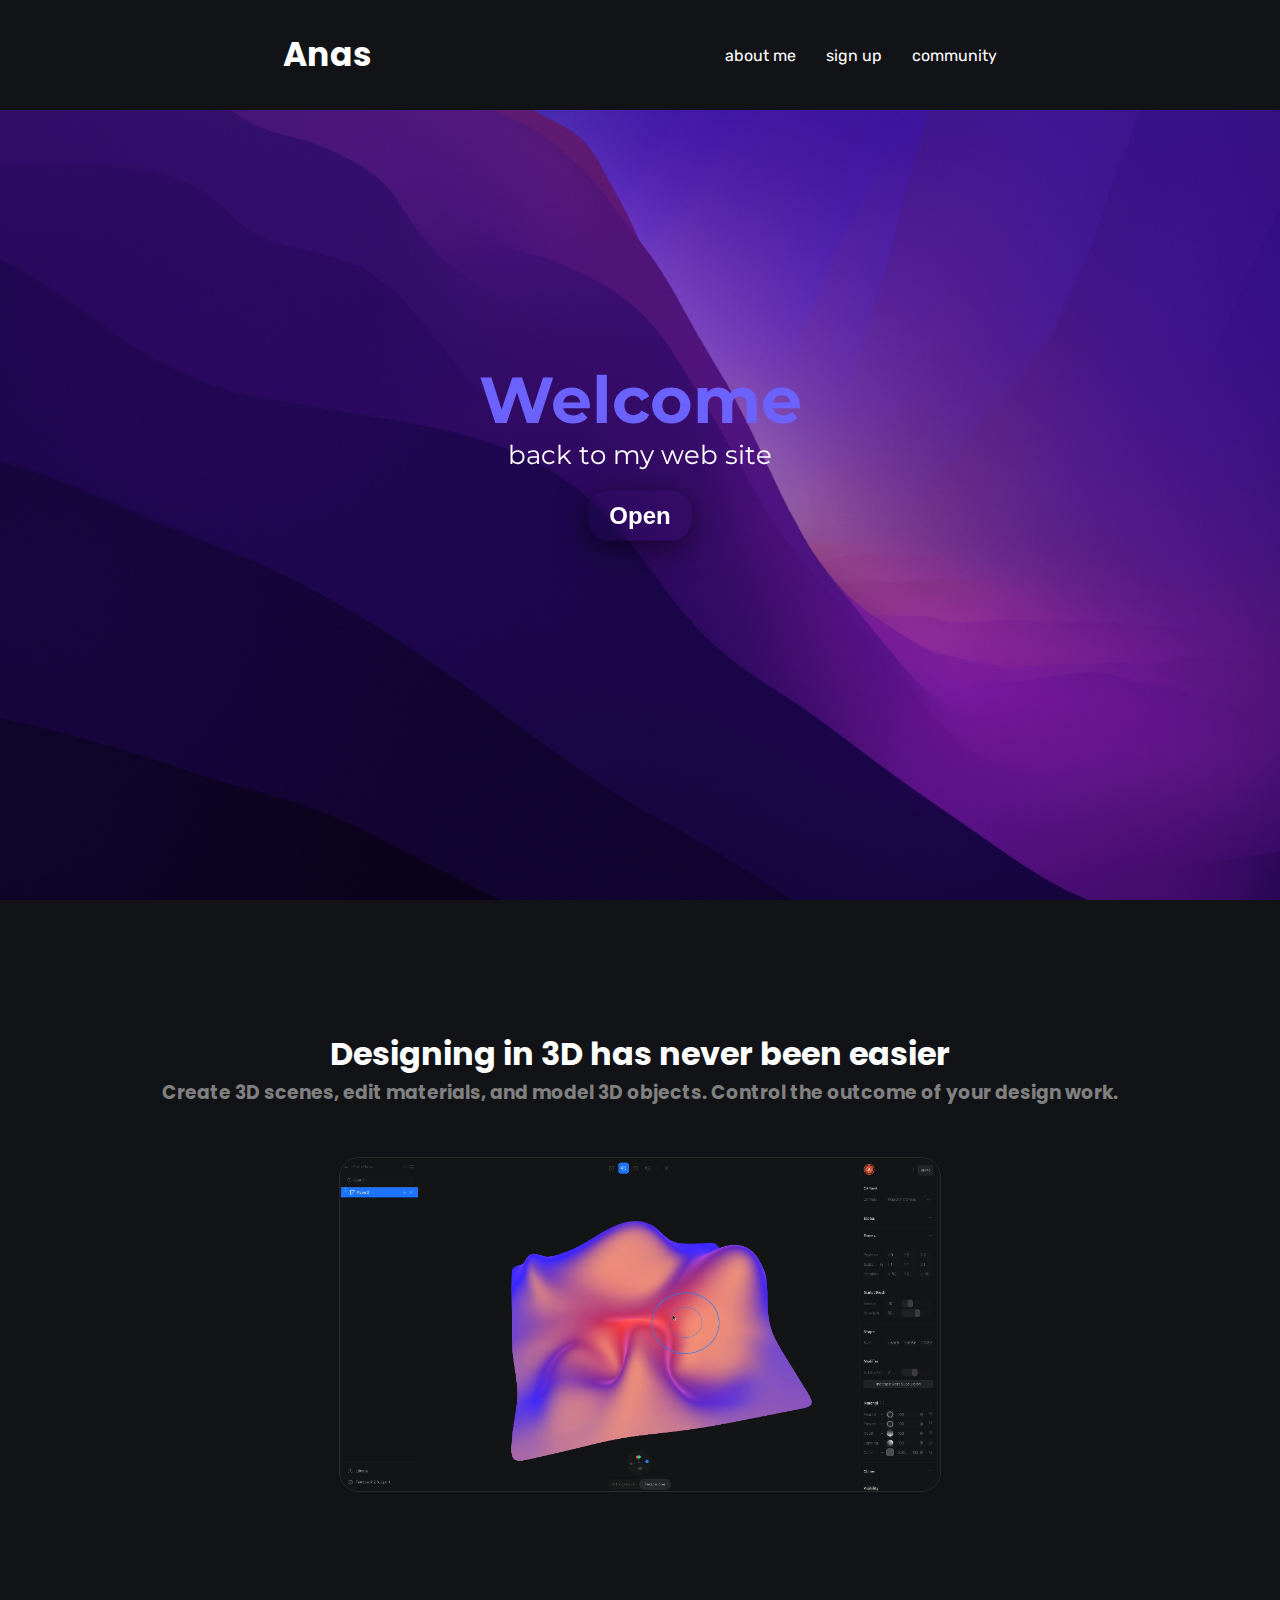
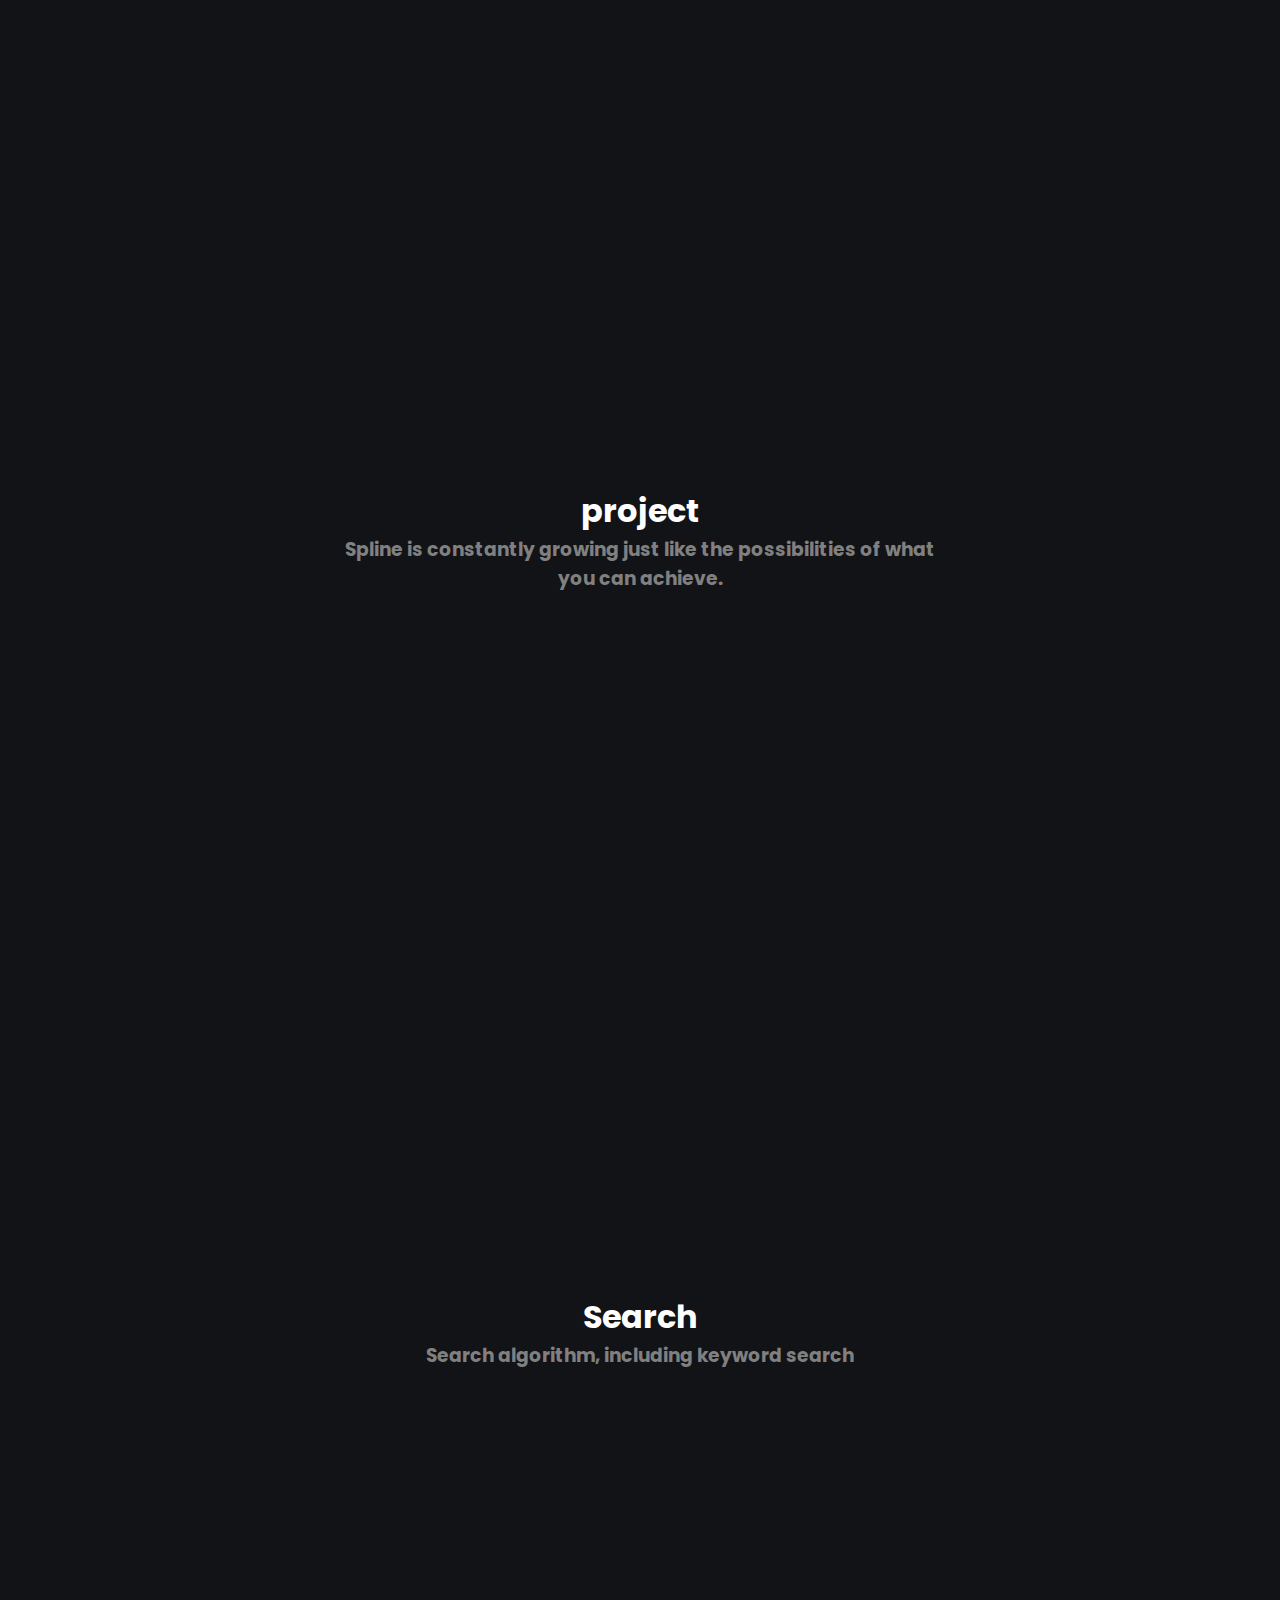
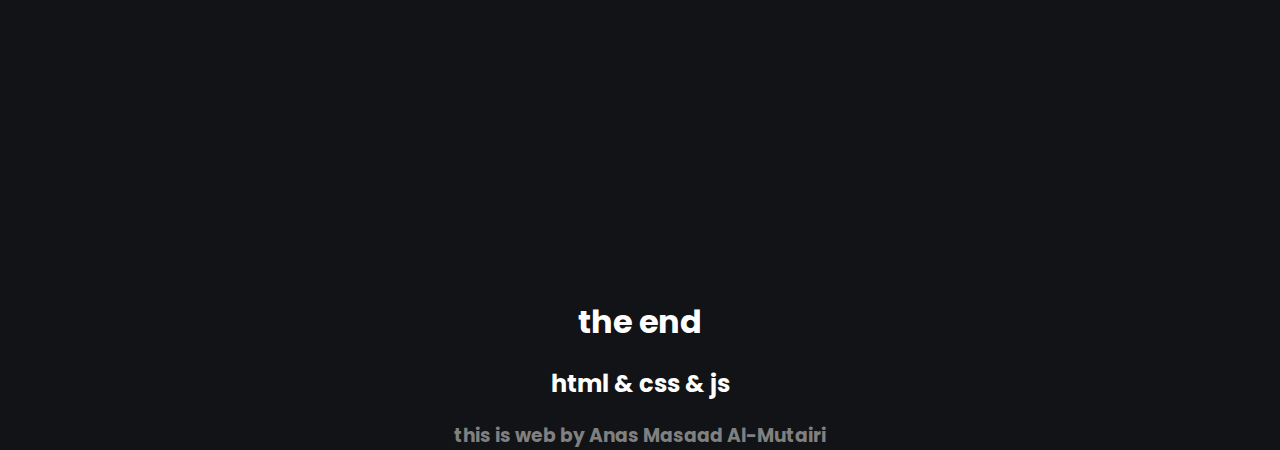
<file: index.html>
<!DOCTYPE html>
<html lang="en">

<head>
  <meta charset="UTF-8" />
  <meta http-equiv="X-UA-Compatible" content="IE=edge" />
  <meta name="viewport" content="width=device-width, initial-scale=1.0" />
  <script src="mian.js" defer></script>
  <link rel="stylesheet" href="style.css" />
  <title>web anas</title>
</head>

<body>
  <!-- Start hedar -->
  <div class="head">
    <div class="cont">
      <h1 class="logo">Anas</h1>
      <ul class="nav">
        <li><a href="/about/index.html" class="up">about me</a></li>
        <li><a href="/login/index-login.html" class="up">sign up</a></li>
        <li><a href="/community/index.html" class="up">community</a></li>
      </ul>
    </div>
  </div>
  <!-- End hedar -->

  <!-- Start window -->
  <div class="window">
    <div class="titel-cen">
      <h1><span>Welcome</span> back to my web site</h1>
      <h2 class="blue">Open</h2>
    </div>
  </div>
  <!-- End window -->

  <!-- Start card -->

  <div class="allCarde">
    <div class="texBox">
      <h1 class="three-d">Designing in 3D has never been easier</h1>
      <h3 class="three-d-p">
        Create 3D scenes, edit materials, and model 3D objects. Control the
        outcome of your design work.
      </h3>
    </div>

    <div class="imges1">
      <img src="Screenshot (38).png" class="img-1" alt="" />
    </div>

    <div class="carAll">
      <div class="item-1" id="item-1">
        <img src="globe-icon-white.png" width="250px" height="250px" alt="" />
        <h1 class="h1-item">Collaboration</h1>
        <h3 class="p-item">Work with your team in real</h3>
      </div>

      <div class="item-2" id="item-2">
        <img src="tools-icon-white.png" width="250" height="250" alt="" />
        <h1 class="h1-item">Interactive</h1>
        <h3 class="p-item">Enable interactivity on your objects.</h3>
      </div>

      <div class="item-3" id="item-3">
        <img src="phone-icon-18-256.png" width="200" height="200" atl="" />
        <h1 class="h1-item">Materials</h1>
        <h3 class="p-item">Control the look of your scene.</h3>
      </div>
    </div>

    <h1 class="after-item-h1">project</h1>
    <h3 class="after-item-p">
      Spline is constantly growing just like the possibilities of what <br />
      you can achieve.
    </h3>
  </div>
  <!-- end card -->
  <!-- project card start -->
  <div class="card-pro">
    <div class="project-1" id="pro1">
      <a href="/clock/index.html">
        <img src="/clock-10-512.png" class="img-pro" alt="">
        <h2 class="h2-clock">clock</h2>
        <h3 class="h3-clock">is a device used to measure</h3>
      </a>
    </div>
    <div class="project-2" id="pro2">
      <a href="/wisdom/index.html">
      <img src="/channels4_profile.png" class="img-pro2" alt="">
      <h2 class="pro2-h2">WISDOM</h2>
      <h3 class="pro2-h3">is the ability to contemplate</h3>
      </a>
    </div>
  </div>
  <div class="search">
  <h1 class="h1-sea">Search</h1>
<h3 class="p-sea">Search algorithm, including keyword search</h3>
</div>

<div class="sea" id="sea">
  <input type="text" class="inp-sea" id="inp-url">
  <img src="/search_FILL0_wght700_GRAD0_opsz48.png" class="img-sea" id="search" alt="">
</div>
</body>
<div class="end">
  <h1 class="h1-end">the end</h1>
  <h2 class="h2-end" id="developer">html & css & js</h2>
  <h3 class="h3-end">this is web by Anas Masaad Al-Mutairi</h3>
  
</div>
</html>
</file>
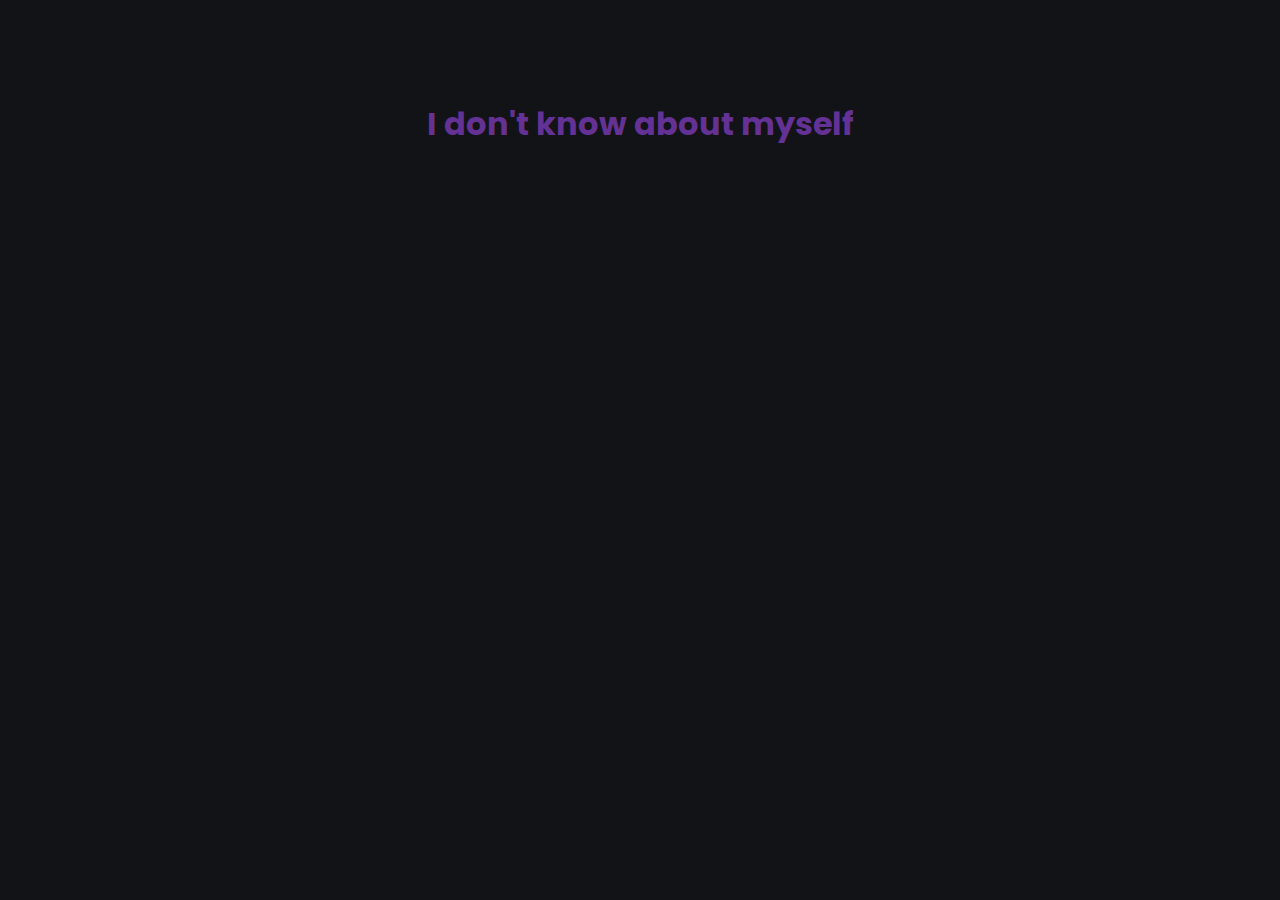
<file: about/index.html>
<!DOCTYPE html>
<html lang="en">
<head>
    <meta charset="UTF-8">
    <meta http-equiv="X-UA-Compatible" content="IE=edge">
    <meta name="viewport" content="width=device-width, initial-scale=1.0">
    <link rel="stylesheet" href="style.css">
    <title>Document</title>
</head>
<body>
    <h1>I don't know about myself</h1>
</body>
</html>
</file>
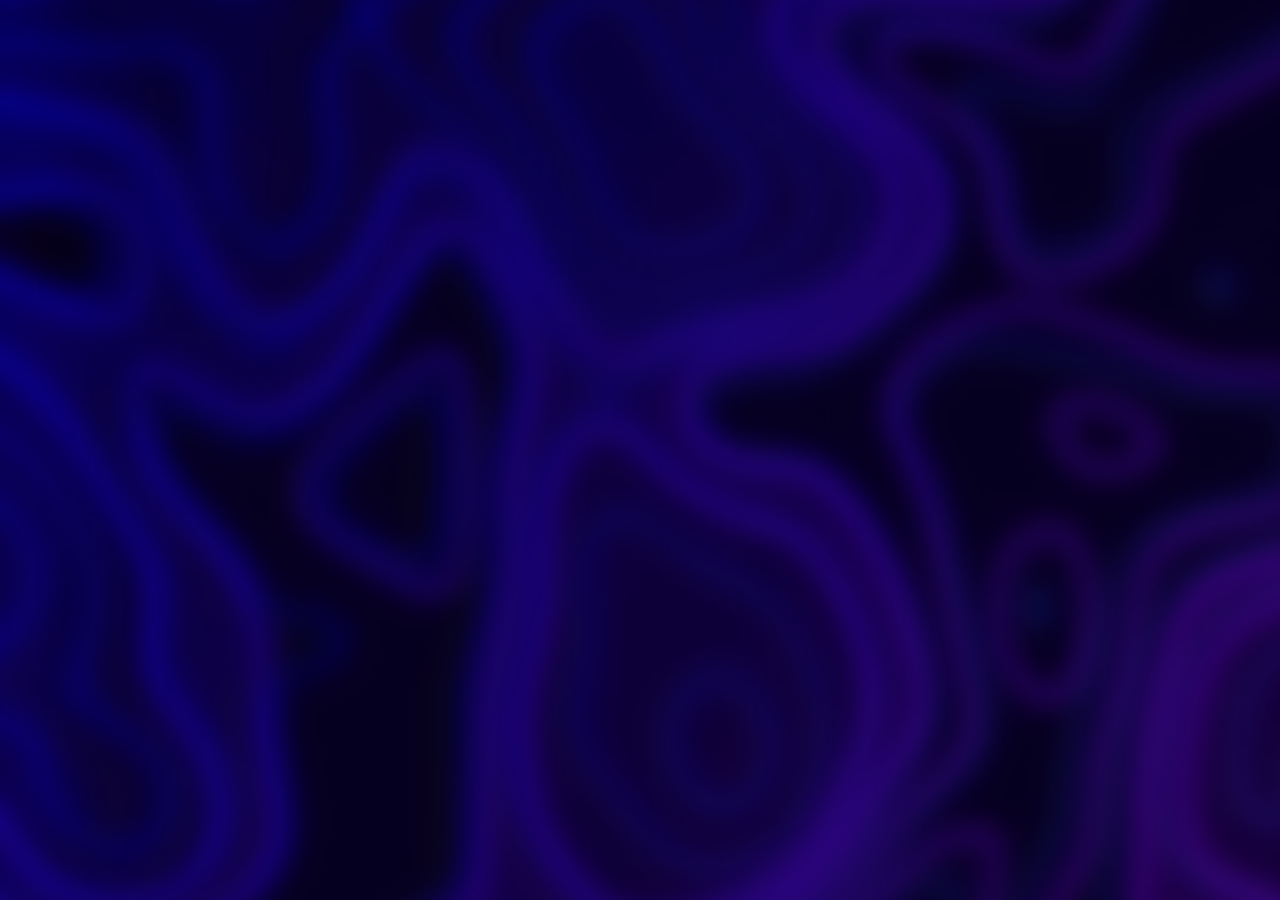
<file: clock/index.html>
<!DOCTYPE html>
<html lang="en">
<head>
    <meta charset="UTF-8">
    <meta http-equiv="X-UA-Compatible" content="IE=edge">
    <meta name="viewport" content="width=device-width, initial-scale=1.0">
    <script src="/clock/script.js" defer></script>
    <link rel="stylesheet" href="/clock/style.css">
    <title>Document</title>
</head>
<body>
    
    <h1 id="h1"></h1>
</body>
</html>
</file>
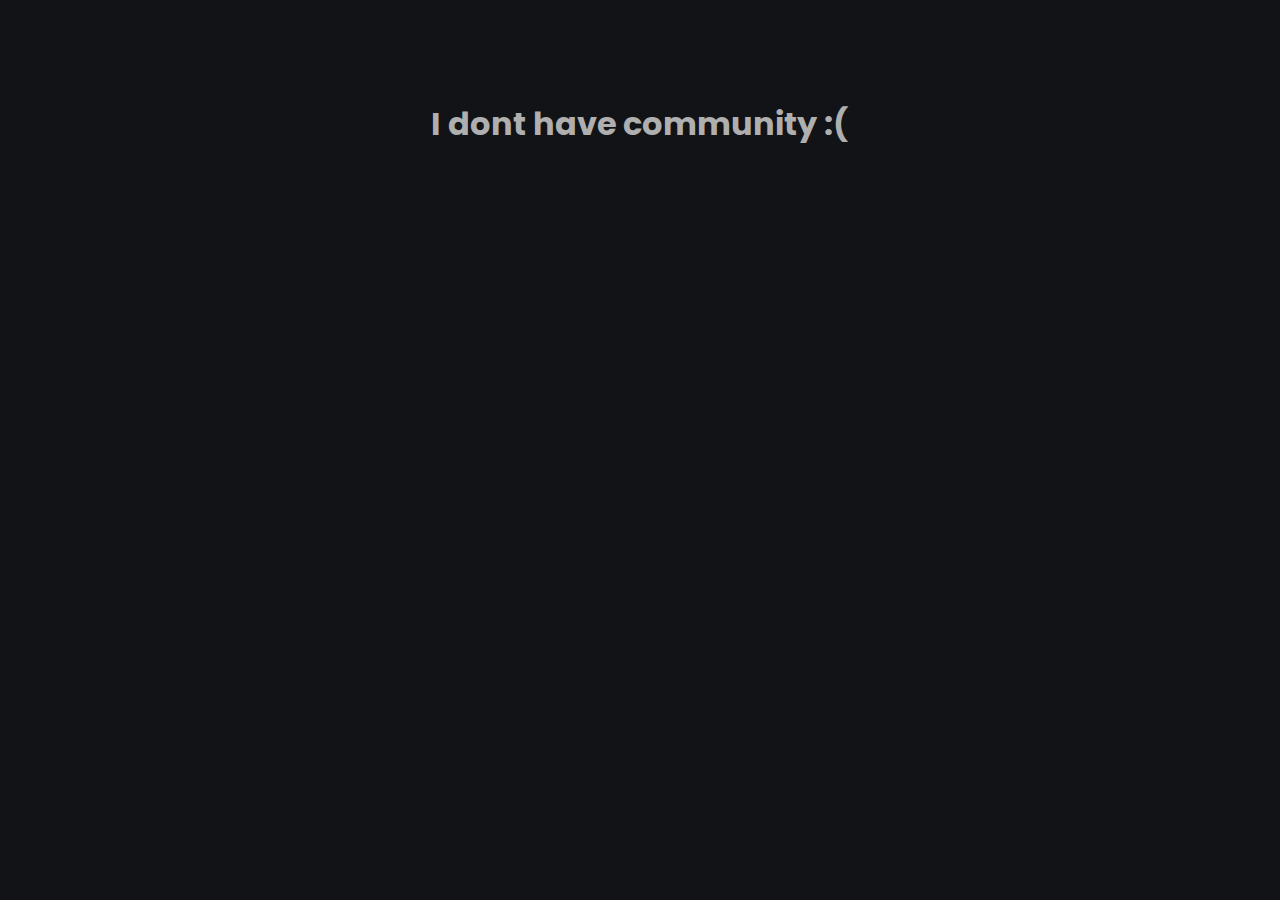
<file: community/index.html>
<!DOCTYPE html>
<html lang="en">
<head>
    <meta charset="UTF-8">
    <meta http-equiv="X-UA-Compatible" content="IE=edge">
    <meta name="viewport" content="width=device-width, initial-scale=1.0">
    <link rel="stylesheet" href="/community/style.css">
    <title>communitys</title>
</head>
<body>
    <h1>I dont have community :(</h1>
</body>
</html>
</file>
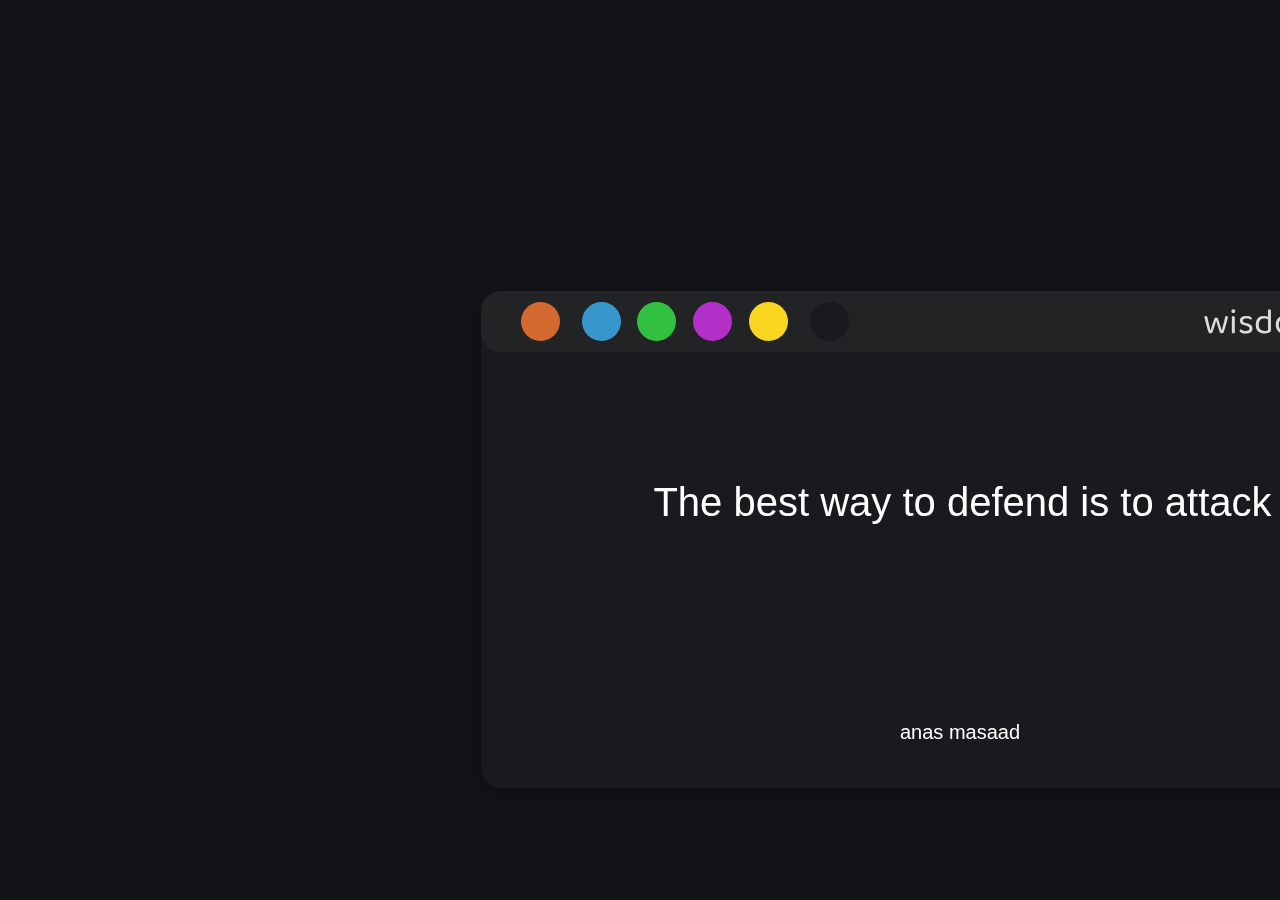
<file: wisdom/index.html>
<!DOCTYPE html>
<html lang="en">

<head>
    <meta charset="UTF-8" />
    <meta http-equiv="X-UA-Compatible" content="IE=edge" />
    <meta name="viewport" content="width=device-width, initial-scale=1.0" />
    <link rel="stylesheet" href="/wisdom/style.css" />
    <script src="/wisdom/main.js" defer></script>
    <title>wisdom</title>
</head>

<body>
    <div id="back" class="back"></div>
    <div class="back-2"></div>
    <div class="back-3" id="color1"></div>
    <div class="back-4" id="color-2"></div>
    <div id="color-3" class="back-5"></div>
    <div id="color-4" class="back-6"></div>
    <div id="color-5" class="back-7"></div>
    <div class="back-10" id="color-6"></div>
    <input class="back-8" value="The best way to defend is to attack" />
    <input class="back-9" value="anas masaad" />
    
    <h1 class="wis">wisdom</h1>
</body>

</html>
</file>
<file: style.css>
@import url("https://fonts.googleapis.com/css2?family=Palanquin+Dark&display=swap");
@import url("https://fonts.googleapis.com/css2?family=Poppins:wght@300&display=swap");
@import url("https://fonts.googleapis.com/css2?family=Rubik&display=swap");
@import url("https://fonts.googleapis.com/css2?family=Noto+Sans&display=swap");
@import url("https://fonts.googleapis.com/css2?family=Montserrat:wght@500&display=swap");

/* font-family: 'Poppins', sans-serif; */

html {
  background-color: #121316;
    scroll-behavior: smooth;
  }


* {
  margin: 0;
  text-decoration: none;
  list-style: none;
}

.head {
  padding: 30px 0px;
  position: fixed;
  left: 0;
  right: 0;
  background-color: #121316;
}

.cont {
  display: flex;
  flex-direction: row;
  flex-wrap: wrap;
  justify-content: space-evenly;
  align-items: center;
  gap: 0px;
}

.logo {
  font-size: 33px;
  color: white;
  font-family: "Poppins", sans-serif;
}

.nav {
  display: flex;
  flex-direction: row;
  flex-wrap: wrap;
}

.nav li {
  padding-left: 30px;
}

.nav li a {
  text-decoration: none;
  color: rgb(255, 255, 255);
  font-family: "Rubik", sans-serif;
}

.window {
  background: url(wallpaper.png);
  background-size: cover;
  background-repeat: no-repeat;
  height: 100vh;
  font-family: "Montserrat", sans-serif;
  color: white;
}

.window .titel-cen {
  display: flex;
  align-items: center;
  text-align: center;
  flex-wrap: wrap;
  position: absolute;
  justify-content: center;
  transform: translate(-50%, -50%);
  top: 50%;
  flex-direction: column;
  left: 50%;
}

.window .titel-cen h1 {
  font-size: 26px;
  font-weight: 400;
}

.window .titel-cen h1 span {
  display: block;
  font-size: 65px;
  color: #6c63ff;
  font-weight: bold;
}

.titel-cen .blue {
  background: #6c63ff00;
  backdrop-filter: blur(4.2px);
  border: 1px solid rgb(0 0 0 / 0%);
  font-family: "Palanquin", sans-serif;
  padding: 10px 20px;
  margin-top: 20px;
  box-shadow: 0 8px 32px 0 rgb(0 0 0 / 50%);
  border-radius: 20px;
  cursor: pointer;
}

.allCarde {
  overflow: hidden;
  padding: 100px 0;
}

.allCarde .texBox {
  margin: 30px 0;
}

.allCarde .texBox .three-d {
  text-align: center;
  font-family: "Poppins", sans-serif;
  color: white;
}

.allCarde .texBox .three-d-p {
  text-align: center;
  font-family: "Poppins", sans-serif;
  color: gray;
}

.border {
  transition: 0.7s ease-in-out;
  background: rgba(74, 74, 74, 0.25);
  box-shadow: 0 8px 32px 0 rgba(31, 38, 135, 0.37);
  backdrop-filter: blur(14.5px);
  -webkit-backdrop-filter: blur(14.5px);
  border-radius: 10px;
  border-radius: 48px;
  z-index: 100;
  margin-left: 250px;
  margin-right: 250px;
}

.bord {
  transition: 0.3s ease-in-out;
  padding: -5px -30px;
}

.imges1 {
  text-align: center;
  margin: 50px 0 50px;
}

.imges1 .img-1 {
  border-radius: 20px;
  border: 1px solid rgba(54, 54, 54, 0.664);
  width: 600px;
}

.carAll {
  display: flex;
  justify-content: space-around;
  align-items: center;
  margin: 30px 0;
}

.carAll .item-1 {
  background-color: #181a1d;
  text-align: center;
  padding: 20px;
  border-radius: 20px;
  transition: ease 0.7s;
  transform: translate(-1200px, 10px);
  opacity: 0;
}

.carAll .item-2 {
  background-color: #181a1d;
  text-align: center;
  padding: 20px;
  border-radius: 20px;
  transition: ease 0.7s;
  opacity: 0;
}

.carAll .item-3 {
  background-color: #181a1d;
  text-align: center;
  padding: 20px;
  border-radius: 20px;
  transition: ease 0.7s;
  transform: translate(1200px, 10px);
  opacity: 0;
}

.carAll .h1-item {
  font-family: "Poppins", sans-serif;
  color: white;
  font-weight: bold;
  margin: 20px 0;
}

.carAll .p-item {
  color: gray;
  font-family: "Poppins", sans-serif;

}

.item3Show {
  position: relative;
  background-color: #181a1d;
  text-align: center;
  padding: 20px;
  border-radius: 20px;
  transition: 0.7s ease-in-out;
  opacity: 1;
}

.item1Show {
  position: relative;
  background-color: #181a1d;
  text-align: center;
  padding: 20px;
  border-radius: 20px;
  transition: 0.7s ease-in-out;
  opacity: 1;
  transform: translate(0px, 0px);
}

.item2Show {
  background-color: #181a1d;
  text-align: center;
  padding: 20px;
  border-radius: 20px;
  transition: ease 0.7s;
  transform: translate(0px, -20px);

  opacity: 1;
}

.after-item-h1 {
  font-family: "Poppins", sans-serif;
  text-align: center;
  color: white;
  padding-top: 100px;
}

.after-item-p {
  font-family: "Poppins", sans-serif;
  text-align: center;
  color: gray;
}

/* projct */
.card-pro {
  display: flex;
  justify-content: space-around;

}

.card-pro .project-1 {
  background: #181A1D;
  border-radius: 50px;
  width: 300px;
  display: flex;
  align-items: center;
  height: 400px;
  flex-wrap: wrap;
  justify-content: center;
  flex-direction: column;
  justify-content: space-around;
  position: relative;
  transition: 0.7s;
  transform: translate(0px, -130px);
  opacity: 0;
}



.img-pro {
  width: 250px;
  height: 250px;
}


.h2-clock {
  color: white;
  font-family: "Poppins", sans-serif;
  text-align: center;
}

.h3-clock {
  color: grey;
  font-family: "Poppins", sans-serif;
  padding-top: 10px;
}

/* card2 */
.card-pro .project-2 {
  background: #181A1D;
  border-radius: 50px;
  width: 300px;
  display: flex;
  align-items: center;
  height: 400px;
  flex-wrap: wrap;
  justify-content: center;
  flex-direction: column;
  justify-content: space-around;
  position: relative;
  transform: translate(0px, 130px);
  opacity: 0;
  transition: 0.7s;
}

.img-pro2 {
  width: 250px;
  height: 250px;

}

.pro2-h2 {
  color: white;
  font-family: "Poppins", sans-serif;
  text-align: center;

}

.pro2-h3 {
  color: grey;
  font-family: "Poppins", sans-serif;
  padding-top: 10px;

}

.pro1-show:hover {
  transform: scale(1.1 , 1.1);
  transition: 0.4s ease-in-out;
}

.pro2-show:hover {
  transform: scale(1.1 , 1.1);
  transition: 0.4s ease-in-out;
}

.pro1-show {
  transform: translate(0px, 0px);
  opacity: 1;
  transition: 0.7s;
  background: #181A1D;
  border-radius: 50px;
  width: 300px;
  display: flex;
  align-items: center;
  height: 400px;
  flex-wrap: wrap;
  justify-content: center;
  flex-direction: column;
  justify-content: space-around;
  position: relative;
}

.pro2-show {
  opacity: 1;
  transition: 0.7s;
  transform: translate(0px, 0px);
  background: #181A1D;
  border-radius: 50px;
  width: 300px;
  display: flex;
  align-items: center;
  height: 400px;
  flex-wrap: wrap;
  justify-content: center;
  flex-direction: column;
  justify-content: space-around;
  position: relative;

}

.search{
  padding-top: 200px;
}

.search .h1-sea{
  text-align: center;
  font-family: "Poppins", sans-serif;
  color: rgb(255, 255, 255);

}
.search .p-sea{
  text-align: center;
  font-family: "Poppins", sans-serif;
  color: gray;

}
.sea{
  display: flex;
  justify-content: center;
  margin-top: 200px;
  transform: scale(0.5 , 0.5);
  opacity: 0;  
}
.img-sea{
  background-image: linear-gradient(to left, #802333, #a3104d, #c20074, #d700a7, #db11e5);
  padding-left: 50px;  
padding-right: 50px;
padding-top: 40px;
padding-bottom: 40px;
border-radius: 0px 40px 40px 0px;
}
.inp-sea{
  padding-left: 200px;  
padding-right: 200px;
padding-top: 40px;
padding-bottom: 40px;
border-radius: 40px 0px 0px 40px;
background: #181A1D;
border: none;
font-size: 30px;
color: white;
font-family: "Poppins", sans-serif;
}
.go-url{
  transition: 0.7s;
  color: white;
  font-family: "Poppins", sans-serif;
  text-align: center;
  text-decoration: none;
  transform: scale(1.2 , 1.2);
  padding-bottom: 100px;
  cursor: pointer;
}
.sea-show{
  display: flex;
  justify-content: center;
  margin-top: 200px;
  transform: scale(1 , 1);
  transition: 0.7s;
  opacity: 1;

}
.h1-end{ 
  font-family: "Poppins", sans-serif;
  text-align: center;
  color: white;
padding-top:200px;
}
.h2-end{ 
  font-family: "Poppins", sans-serif;
  text-align: center;
  color: white;
  padding: 20px;
}
.h3-end{
  text-align: center;
  font-family: "Poppins", sans-serif;
  color: gray;

}
</file>
<file: about/style.css>
@import url("https://fonts.googleapis.com/css2?family=Poppins:wght@300&display=swap");

html{
    background-color: #121316;

}
h1{
    display: flex;
    justify-content: center;
    margin-top: 100px;
    color: rgb(100, 49, 148);
    font-family: "Poppins", sans-serif;

}
</file>
<file: clock/style.css>
@import url('https://fonts.googleapis.com/css2?family=Poppins:wght@300&display=swap');

html{
    background-image: url(walp.png) ;
    background-repeat: no-repeat;
    background-size: 1920px;
}

h1{
    display: flex;
    justify-content: center;
    font-family: 'Poppins', sans-serif;
    color: rgb(255, 255, 255);
    font-size: 100px;
    border-radius:20px ;
    align-items: center;


}
</file>
<file: community/style.css>
@import url("https://fonts.googleapis.com/css2?family=Poppins:wght@300&display=swap");

html{
    background-color: #121316;

}
h1{
    display: flex;
    justify-content: center;
    margin-top: 100px;
    color: rgb(175, 175, 175);
    font-family: "Poppins", sans-serif;

}
</file>
<file: wisdom/style.css>
@import url('https://fonts.googleapis.com/css2?family=Baloo+2:wght@500&display=swap');

* {
    margin: 0;
    padding: 0;
}

body {
    background: #121316;
}

.back {
    position: absolute;
    width: 958px;
    height: 497px;
    left: 481px;
    top: 291px;
    background-color: #181a1d;;

    box-shadow: 5px 5px 24px rgba(0, 0, 0, 0.25);
    border-radius: 20px;
}

.back-2 {
    position: absolute;
    width: 958px;
    height: 61px;
    left: 481px;
    top: 291px;

    background: rgba(152, 152, 152, 0.07);
    border-radius: 20px;
}

.back-3 {

    position: absolute;
    width: 39px;
    height: 39px;
    left: 521px;
    top: 302px;

    background: #D3692E;
    border-radius: 38px;

}

.back-4 {
    position: absolute;
    width: 39px;
    height: 39px;
    left: 582px;
    top: 302px;

    background: #3796CB;
    border-radius: 38px;

}

.back-5 {
    position: absolute;
    width: 39px;
    height: 39px;
    left: 637px;
    top: 302px;

    background: #32C040;
    border-radius: 38px;
}

.back-6 {
    position: absolute;
    width: 39px;
    height: 39px;
    left: 693px;
    top: 302px;

    background: #B22FC8;
    border-radius: 38px;
}

.back-7 {
    position: absolute;
    width: 39px;
    height: 39px;
    left: 749px;
    top: 302px;

    background: #F9D61F;
    border-radius: 38px;
}

.back-8 {
    position: absolute;
    width: 875px;
    height: 150px;
    left: 525px;
    top: 427px;
    font-style: normal;
    font-size: 40px;
    line-height: 44px;
    display: flex;
    align-items: center;
    text-align: center;
    color: #ffffff;
    background-color: #181a1d00;

    border: none;
    border-radius: 20px;


}

.back-9 {
    position: absolute;
    width: 550px;
    height: 63px;
    left: 685px;
    top: 701px;
    font-style: normal;
    font-weight: 400;
    font-size: 20px;
    line-height: 24px;
    display: flex;
    align-items: center;
    text-align: center;
    background-color: #181a1d00;
    border: none;
    border-radius: 20px;
    color: #FFFFFF;
}

.back-10{


    position: absolute;
    width: 39px;
    height: 39px;
    left: 810px;
    top: 302px;
    background-color: #181a1d;;

    border-radius: 38px;
    
}
.wis {
    position: absolute;
    width: 213px;
    height: 49px;
    left: 1202px;
    top: 297px;

    font-family: 'Inter';
    font-style: normal;
    font-weight: 400;
    font-size: 36px;
    line-height: 44px;
    display: flex;
    align-items: center;
    text-align: center;
    font-family: 'Baloo 2', cursive;

    color: #FFFFFF;

    mix-blend-mode: exclusion;
    border: 1px solid #000000;
}

.back-8:hover {
    box-shadow: 3px 3px 20px rgba(0, 0, 0, 0.274);
    transition: 0.3s ease-in-out;
}

.back-9:hover {
    box-shadow: 3px 3px 20px rgba(0, 0, 0, 0.274);
    transition: 0.3s ease-in-out;
}
</file>
